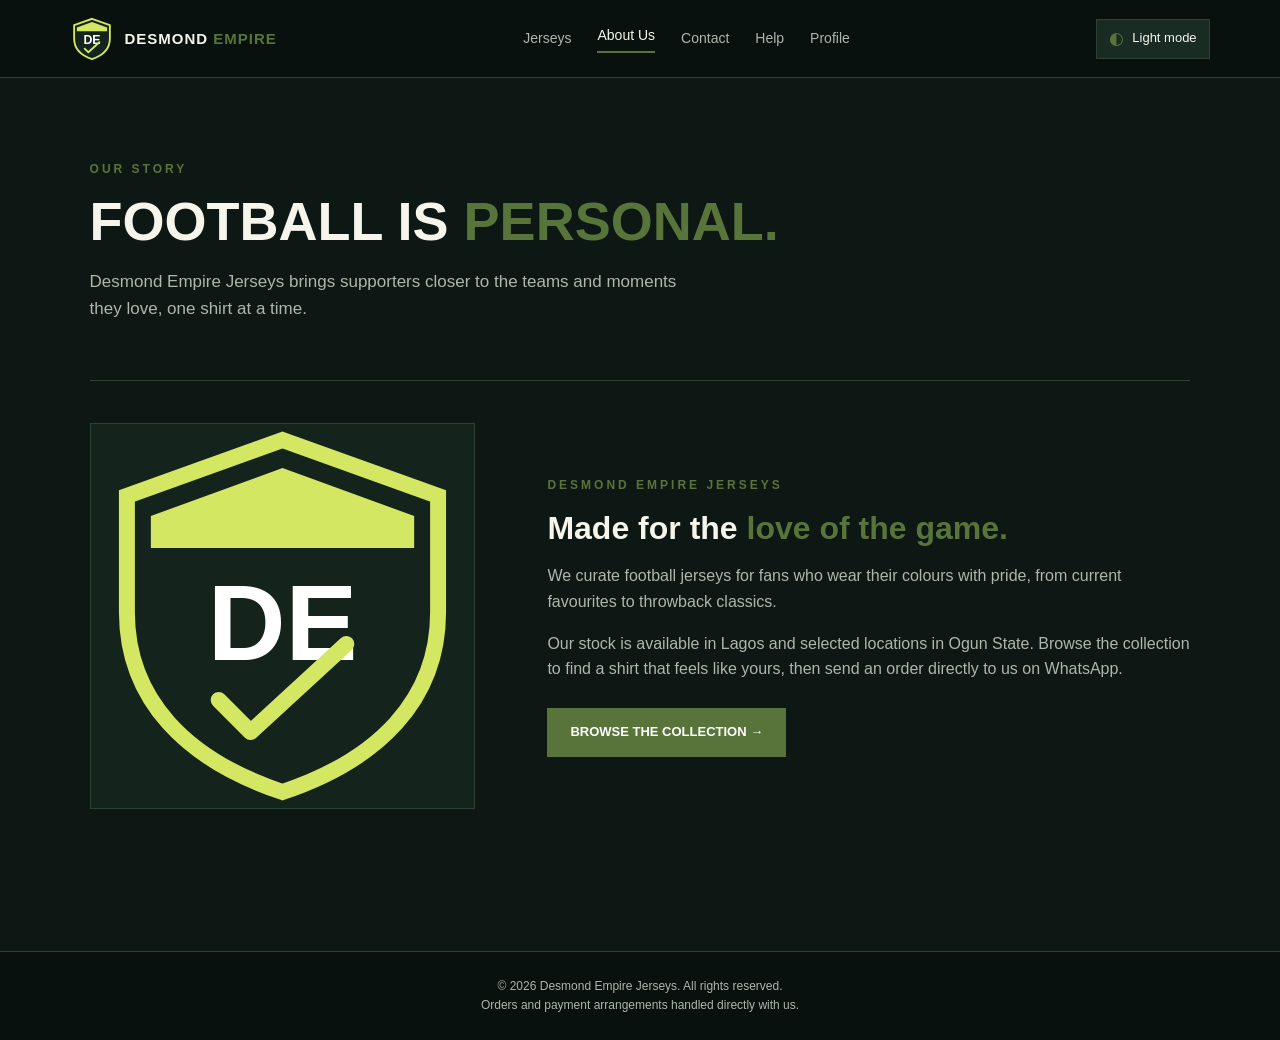
<file: Jersey website/about.html>
<!DOCTYPE html>
<html lang="en" data-theme="dark">
<head>
  <meta charset="UTF-8">
  <meta name="viewport" content="width=device-width, initial-scale=1.0">
  <meta name="description" content="Learn about Desmond Empire Jerseys and our football shirt collection.">
  <title>About Us | Desmond Empire Jerseys</title>
  <link rel="stylesheet" href="style.css">
  <link rel="stylesheet" href="site.css">
</head>
<body>
  <header class="navbar">
    <a href="index.html" class="brand" aria-label="Desmond Empire Jerseys home">
      <img src="images/brand-mark.svg" alt="" class="brand-mark">
      <span>DESMOND <b>EMPIRE</b></span>
    </a>
    <button class="menu-toggle" id="menuToggle" aria-label="Toggle navigation" aria-expanded="false">☰</button>
    <nav id="navMenu" aria-label="Main navigation">
      <a href="index.html">Jerseys</a>
      <a href="about.html" aria-current="page">About Us</a>
      <a href="contact.html">Contact</a>
      <a href="help.html">Help</a>
      <a href="profile.html">Profile</a>
    </nav>
    <button class="theme-toggle" id="themeToggle" type="button" aria-pressed="false" aria-label="Switch to light mode">
      <span aria-hidden="true">◐</span><span class="theme-label">Light mode</span>
    </button>
  </header>

  <main class="inner-page about-page">
    <section class="page-heading">
      <p class="eyebrow">OUR STORY</p>
      <h1>FOOTBALL IS <span>PERSONAL.</span></h1>
      <p>Desmond Empire Jerseys brings supporters closer to the teams and moments they love, one shirt at a time.</p>
    </section>
    <section class="about-content">
      <div class="about-logo-panel">
        <img src="images/brand-mark.svg" alt="Desmond Empire Jerseys monogram">
      </div>
      <div class="about-copy">
        <p class="eyebrow">DESMOND EMPIRE JERSEYS</p>
        <h2>Made for the <span>love of the game.</span></h2>
        <p>We curate football jerseys for fans who wear their colours with pride, from current favourites to throwback classics.</p>
        <p>Our stock is available in Lagos and selected locations in Ogun State. Browse the collection to find a shirt that feels like yours, then send an order directly to us on WhatsApp.</p>
        <a class="btn" href="index.html#shop">BROWSE THE COLLECTION <span aria-hidden="true">→</span></a>
      </div>
    </section>
  </main>

  <footer>
    <p>© <span id="year"></span> Desmond Empire Jerseys. All rights reserved.</p>
    <p>Orders and payment arrangements handled directly with us.</p>
  </footer>
  <script src="script.js"></script>
</body>
</html>
</file>
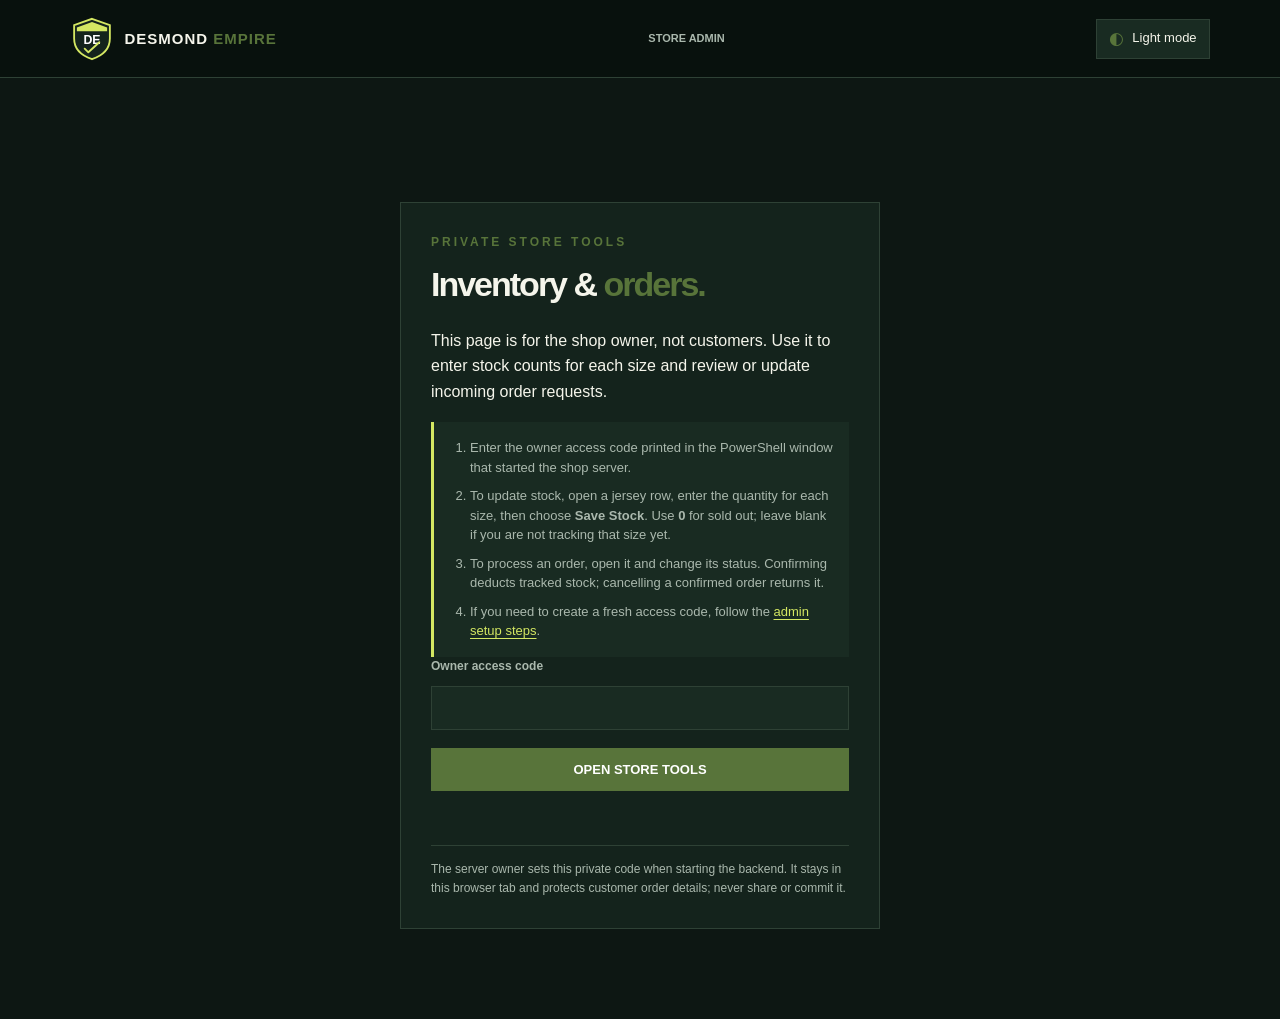
<file: Jersey website/admin.html>
<!DOCTYPE html>
<html lang="en" data-theme="dark">
<head>
  <meta charset="UTF-8">
  <meta name="viewport" content="width=device-width, initial-scale=1.0">
  <meta name="robots" content="noindex, nofollow">
  <title>Store Admin | Desmond Empire Jerseys</title>
  <link rel="stylesheet" href="style.css">
  <link rel="stylesheet" href="site.css">
</head>
<body class="admin-body">
  <header class="navbar admin-navbar">
    <a href="index.html" class="brand" aria-label="Back to Desmond Empire Jerseys">
      <img src="images/brand-mark.svg" alt="" class="brand-mark">
      <span>DESMOND <b>EMPIRE</b></span>
    </a>
    <span class="admin-label">STORE ADMIN</span>
    <button class="theme-toggle" id="themeToggle" type="button" aria-pressed="false" aria-label="Switch to light mode">
      <span aria-hidden="true">◐</span><span class="theme-label">Light mode</span>
    </button>
  </header>

  <main class="admin-main">
    <section class="admin-login" id="adminLoginSection">
      <p class="eyebrow">PRIVATE STORE TOOLS</p>
      <h1>Inventory &amp; <span>orders.</span></h1>
      <p class="admin-intro">This page is for the shop owner, not customers. Use it to enter stock counts for each size and review or update incoming order requests.</p>
      <ol class="admin-quick-guide">
        <li>Enter the owner access code printed in the PowerShell window that started the shop server.</li>
        <li>To update stock, open a jersey row, enter the quantity for each size, then choose <strong>Save Stock</strong>. Use <strong>0</strong> for sold out; leave blank if you are not tracking that size yet.</li>
        <li>To process an order, open it and change its status. Confirming deducts tracked stock; cancelling a confirmed order returns it.</li>
        <li>If you need to create a fresh access code, follow the <a href="ADMIN-SETUP.md" target="_blank" rel="noreferrer">admin setup steps</a>.</li>
      </ol>
      <form id="adminLoginForm" class="admin-login-form">
        <label for="adminToken">Owner access code</label>
        <input id="adminToken" type="password" autocomplete="current-password" required>
        <button class="btn" type="submit">OPEN STORE TOOLS</button>
      </form>
      <p id="adminMessage" class="admin-message" aria-live="polite"></p>
      <p class="admin-security-note">The server owner sets this private code when starting the backend. It stays in this browser tab and protects customer order details; never share or commit it.</p>
    </section>

    <section id="adminDashboard" class="admin-dashboard" hidden>
      <div class="admin-page-heading">
        <div>
          <p class="eyebrow">STORE MANAGEMENT</p>
          <h1>Inventory &amp; <span>orders.</span></h1>
        </div>
        <button class="text-button" id="adminSignOut" type="button">SIGN OUT</button>
      </div>
      <p id="dashboardMessage" class="admin-message" aria-live="polite"></p>

      <section class="admin-how-to" aria-labelledby="adminHowToTitle">
        <h2 id="adminHowToTitle">Quick guide</h2>
        <ol>
          <li>Open a product row. Enter how many you have in each size, then choose <strong>Save Stock</strong>.</li>
          <li>Leave a size blank if you are not tracking it. Enter <strong>0</strong> if sold out.</li>
          <li>Open an order under Recent orders to review the jersey, size, badge, customer, and delivery address.</li>
          <li>Confirm only when ready; confirmation deducts stock. Mark it dispatched after sending, or completed when done. Cancelling a confirmed order restores stock.</li>
        </ol>
      </section>

      <section class="admin-section" aria-labelledby="inventoryTitle">
        <div class="admin-section-heading">
          <div>
            <p class="eyebrow">PRODUCTS</p>
            <h2 id="inventoryTitle">Size-level stock</h2>
          </div>
          <button class="text-button" id="refreshAdmin" type="button">REFRESH</button>
        </div>
        <p class="admin-help">Blank means stock is not tracked. Enter a count, including 0 when sold out, then save the product.</p>
        <div id="inventoryList" class="admin-inventory-list"></div>
      </section>

      <section class="admin-section" aria-labelledby="ordersTitle">
        <div class="admin-section-heading">
          <div>
            <p class="eyebrow">WHATSAPP CHECKOUT REQUESTS</p>
            <h2 id="ordersTitle">Recent orders</h2>
          </div>
        </div>
        <div id="ordersList" class="admin-orders-list"></div>
      </section>
    </section>
  </main>

  <script src="script.js"></script>
  <script src="admin.js"></script>
</body>
</html>
</file>
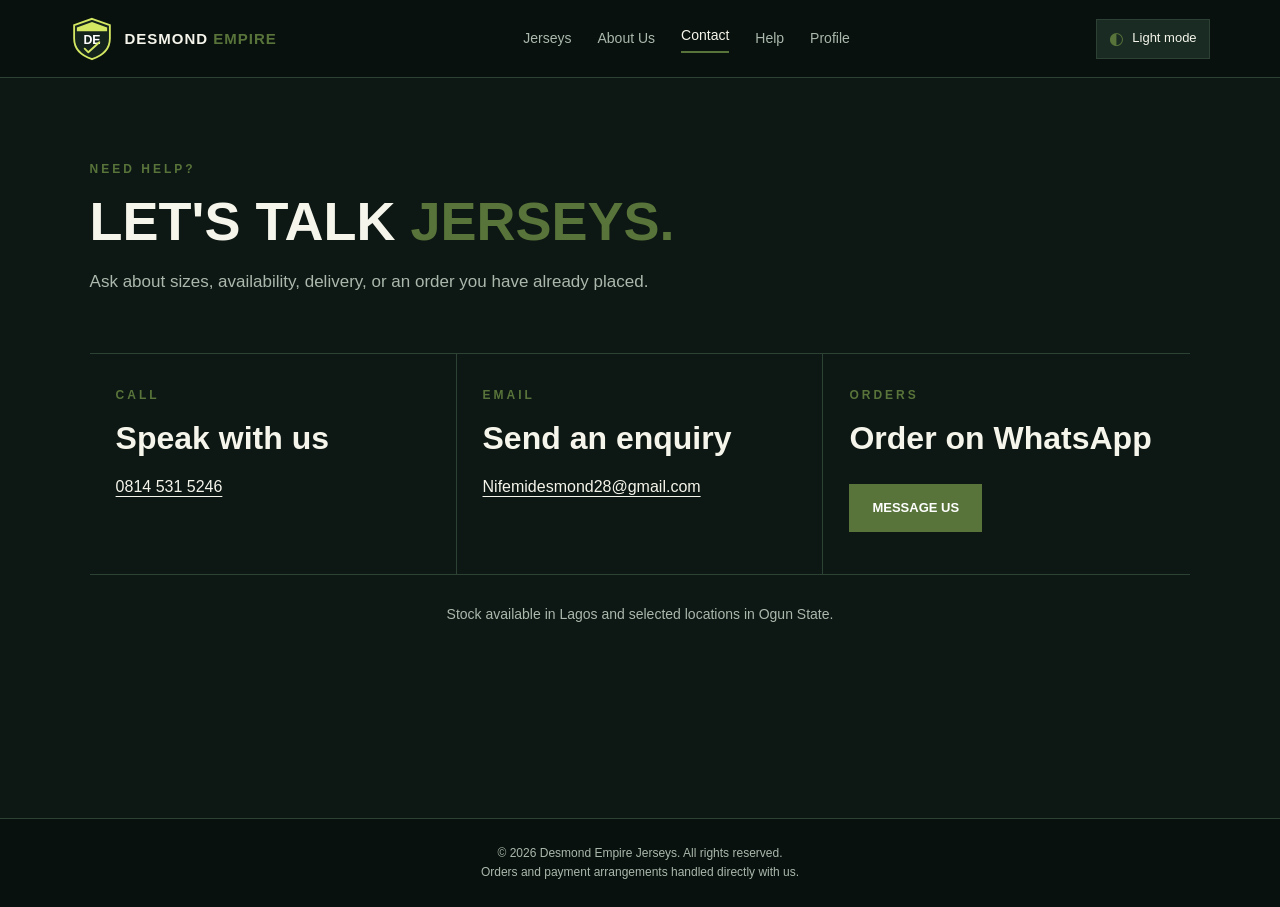
<file: Jersey website/contact.html>
<!DOCTYPE html>
<html lang="en" data-theme="dark">
<head>
  <meta charset="UTF-8">
  <meta name="viewport" content="width=device-width, initial-scale=1.0">
  <meta name="description" content="Contact Desmond Empire Jerseys about an order or jersey availability.">
  <title>Contact | Desmond Empire Jerseys</title>
  <link rel="stylesheet" href="style.css">
  <link rel="stylesheet" href="site.css">
</head>
<body>
  <header class="navbar">
    <a href="index.html" class="brand" aria-label="Desmond Empire Jerseys home">
      <img src="images/brand-mark.svg" alt="" class="brand-mark">
      <span>DESMOND <b>EMPIRE</b></span>
    </a>
    <button class="menu-toggle" id="menuToggle" aria-label="Toggle navigation" aria-expanded="false">☰</button>
    <nav id="navMenu" aria-label="Main navigation">
      <a href="index.html">Jerseys</a>
      <a href="about.html">About Us</a>
      <a href="contact.html" aria-current="page">Contact</a>
      <a href="help.html">Help</a>
      <a href="profile.html">Profile</a>
    </nav>
    <button class="theme-toggle" id="themeToggle" type="button" aria-pressed="false" aria-label="Switch to light mode">
      <span aria-hidden="true">◐</span><span class="theme-label">Light mode</span>
    </button>
  </header>

  <main class="inner-page contact-page">
    <section class="page-heading">
      <p class="eyebrow">NEED HELP?</p>
      <h1>LET'S TALK <span>JERSEYS.</span></h1>
      <p>Ask about sizes, availability, delivery, or an order you have already placed.</p>
    </section>
    <section class="contact-options">
      <article class="contact-option">
        <p class="eyebrow">CALL</p>
        <h2>Speak with us</h2>
        <a href="tel:08145315246">0814 531 5246</a>
      </article>
      <article class="contact-option">
        <p class="eyebrow">EMAIL</p>
        <h2>Send an enquiry</h2>
        <a href="mailto:Nifemidesmond28@gmail.com">Nifemidesmond28@gmail.com</a>
      </article>
      <article class="contact-option">
        <p class="eyebrow">ORDERS</p>
        <h2>Order on WhatsApp</h2>
        <a class="btn" href="https://wa.me/2348145315246" target="_blank" rel="noreferrer">MESSAGE US</a>
      </article>
    </section>
    <p class="stock-note">Stock available in Lagos and selected locations in Ogun State.</p>
  </main>

  <footer>
    <p>© <span id="year"></span> Desmond Empire Jerseys. All rights reserved.</p>
    <p>Orders and payment arrangements handled directly with us.</p>
  </footer>
  <script src="script.js"></script>
</body>
</html>
</file>
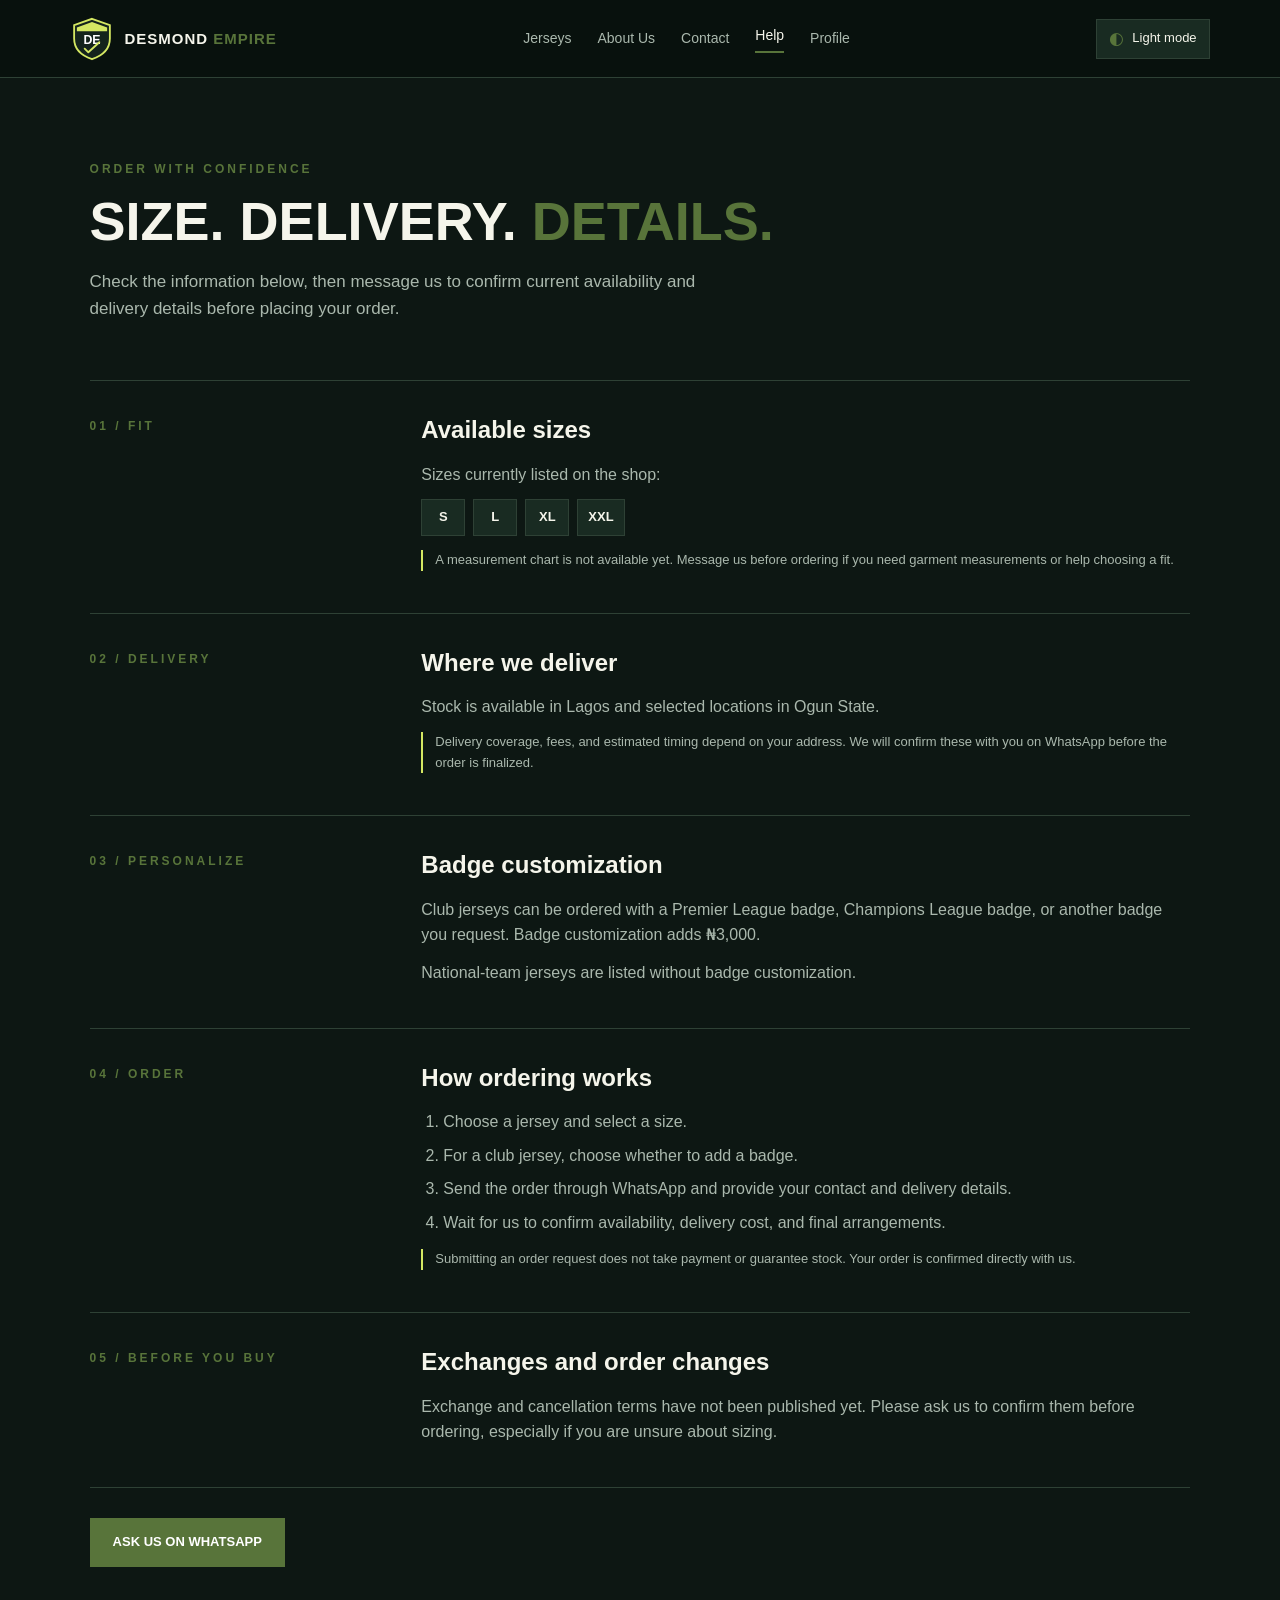
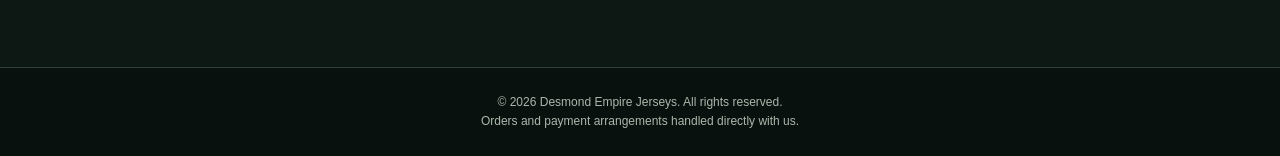
<file: Jersey website/help.html>
<!DOCTYPE html>
<html lang="en" data-theme="dark">
<head>
  <meta charset="UTF-8">
  <meta name="viewport" content="width=device-width, initial-scale=1.0">
  <meta name="description" content="Jersey sizing, delivery, badge customization, and ordering information for Desmond Empire Jerseys.">
  <title>Help & Ordering | Desmond Empire Jerseys</title>
  <link rel="stylesheet" href="style.css">
  <link rel="stylesheet" href="site.css">
</head>
<body>
  <header class="navbar">
    <a href="index.html" class="brand" aria-label="Desmond Empire Jerseys home">
      <img src="images/brand-mark.svg" alt="" class="brand-mark">
      <span>DESMOND <b>EMPIRE</b></span>
    </a>
    <button class="menu-toggle" id="menuToggle" aria-label="Toggle navigation" aria-expanded="false">☰</button>
    <nav id="navMenu" aria-label="Main navigation">
      <a href="index.html">Jerseys</a>
      <a href="about.html">About Us</a>
      <a href="contact.html">Contact</a>
      <a href="help.html" aria-current="page">Help</a>
      <a href="profile.html">Profile</a>
    </nav>
    <button class="theme-toggle" id="themeToggle" type="button" aria-pressed="false" aria-label="Switch to light mode">
      <span aria-hidden="true">◐</span><span class="theme-label">Light mode</span>
    </button>
  </header>

  <main class="inner-page help-page">
    <section class="page-heading">
      <p class="eyebrow">ORDER WITH CONFIDENCE</p>
      <h1>SIZE. DELIVERY. <span>DETAILS.</span></h1>
      <p>Check the information below, then message us to confirm current availability and delivery details before placing your order.</p>
    </section>

    <div class="help-sections">
      <section class="help-section" aria-labelledby="sizesTitle">
        <p class="eyebrow">01 / FIT</p>
        <h2 id="sizesTitle">Available sizes</h2>
        <p>Sizes currently listed on the shop:</p>
        <ul class="size-list" aria-label="Available jersey sizes">
          <li>S</li>
          <li>L</li>
          <li>XL</li>
          <li>XXL</li>
        </ul>
        <p class="help-note">A measurement chart is not available yet. Message us before ordering if you need garment measurements or help choosing a fit.</p>
      </section>

      <section class="help-section" aria-labelledby="deliveryTitle">
        <p class="eyebrow">02 / DELIVERY</p>
        <h2 id="deliveryTitle">Where we deliver</h2>
        <p>Stock is available in Lagos and selected locations in Ogun State.</p>
        <p class="help-note">Delivery coverage, fees, and estimated timing depend on your address. We will confirm these with you on WhatsApp before the order is finalized.</p>
      </section>

      <section class="help-section" aria-labelledby="customTitle">
        <p class="eyebrow">03 / PERSONALIZE</p>
        <h2 id="customTitle">Badge customization</h2>
        <p>Club jerseys can be ordered with a Premier League badge, Champions League badge, or another badge you request. Badge customization adds ₦3,000.</p>
        <p>National-team jerseys are listed without badge customization.</p>
      </section>

      <section class="help-section" aria-labelledby="orderTitle">
        <p class="eyebrow">04 / ORDER</p>
        <h2 id="orderTitle">How ordering works</h2>
        <ol class="order-steps">
          <li>Choose a jersey and select a size.</li>
          <li>For a club jersey, choose whether to add a badge.</li>
          <li>Send the order through WhatsApp and provide your contact and delivery details.</li>
          <li>Wait for us to confirm availability, delivery cost, and final arrangements.</li>
        </ol>
        <p class="help-note">Submitting an order request does not take payment or guarantee stock. Your order is confirmed directly with us.</p>
      </section>

      <section class="help-section" aria-labelledby="changesTitle">
        <p class="eyebrow">05 / BEFORE YOU BUY</p>
        <h2 id="changesTitle">Exchanges and order changes</h2>
        <p>Exchange and cancellation terms have not been published yet. Please ask us to confirm them before ordering, especially if you are unsure about sizing.</p>
      </section>
    </div>

    <a class="btn help-contact" href="https://wa.me/2348145315246" target="_blank" rel="noreferrer">ASK US ON WHATSAPP</a>
  </main>

  <footer>
    <p>© <span id="year"></span> Desmond Empire Jerseys. All rights reserved.</p>
    <p>Orders and payment arrangements handled directly with us.</p>
  </footer>
  <script src="script.js"></script>
</body>
</html>
</file>
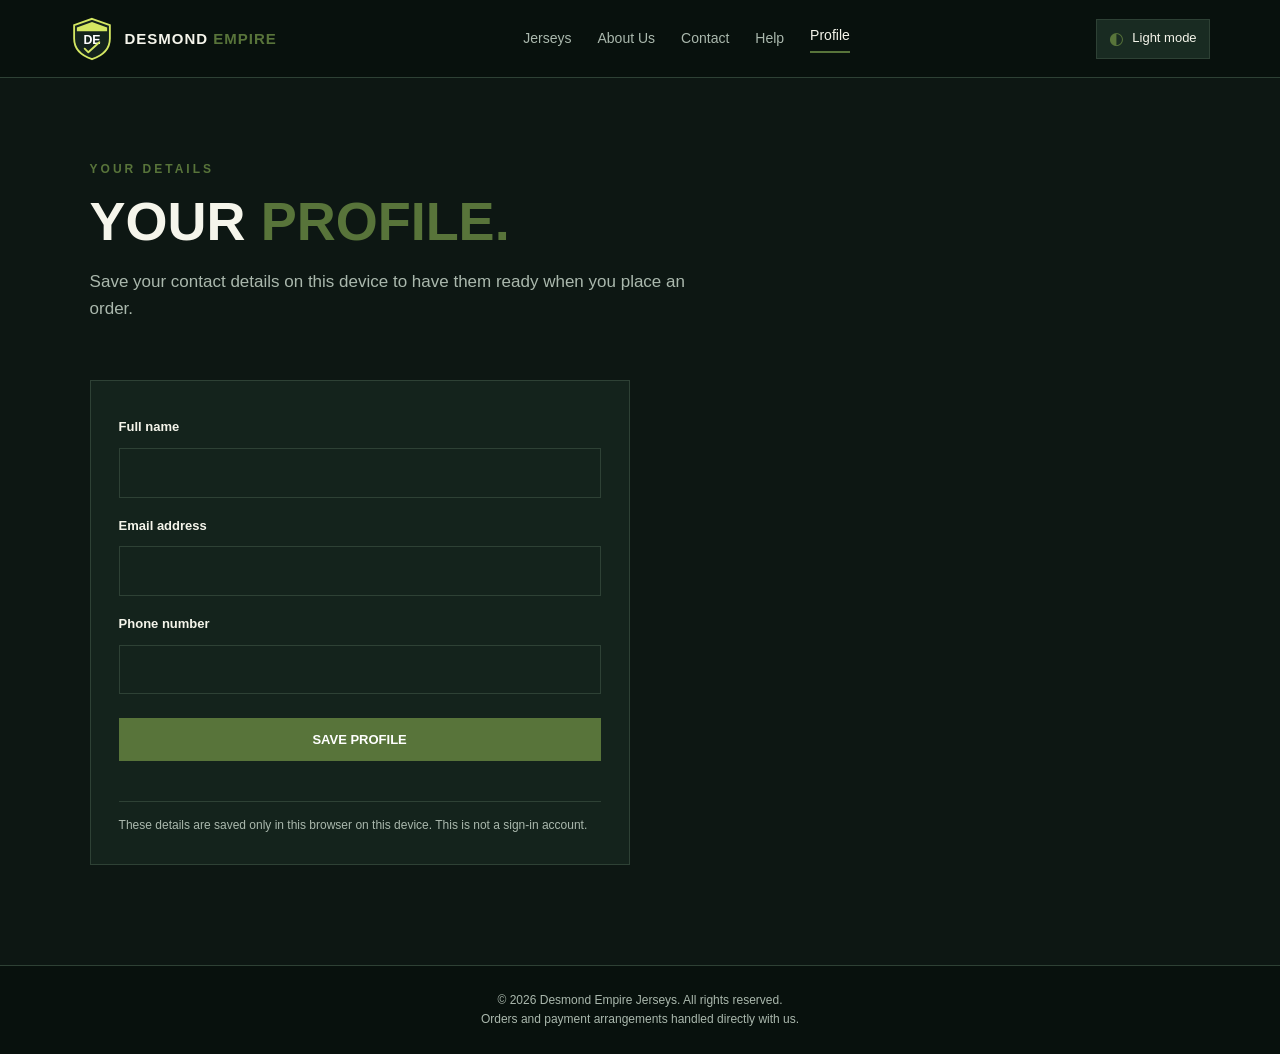
<file: Jersey website/profile.html>
<!DOCTYPE html>
<html lang="en" data-theme="dark">
<head>
  <meta charset="UTF-8">
  <meta name="viewport" content="width=device-width, initial-scale=1.0">
  <meta name="description" content="Save your contact details on this device for easier jersey orders.">
  <title>Profile | Desmond Empire Jerseys</title>
  <link rel="stylesheet" href="style.css">
  <link rel="stylesheet" href="site.css">
</head>
<body>
  <header class="navbar">
    <a href="index.html" class="brand" aria-label="Desmond Empire Jerseys home">
      <img src="images/brand-mark.svg" alt="" class="brand-mark">
      <span>DESMOND <b>EMPIRE</b></span>
    </a>
    <button class="menu-toggle" id="menuToggle" aria-label="Toggle navigation" aria-expanded="false">☰</button>
    <nav id="navMenu" aria-label="Main navigation">
      <a href="index.html">Jerseys</a>
      <a href="about.html">About Us</a>
      <a href="contact.html">Contact</a>
      <a href="help.html">Help</a>
      <a href="profile.html" aria-current="page">Profile</a>
    </nav>
    <button class="theme-toggle" id="themeToggle" type="button" aria-pressed="false" aria-label="Switch to light mode">
      <span aria-hidden="true">◐</span><span class="theme-label">Light mode</span>
    </button>
  </header>

  <main class="inner-page profile-page">
    <section class="page-heading">
      <p class="eyebrow">YOUR DETAILS</p>
      <h1>YOUR <span>PROFILE.</span></h1>
      <p>Save your contact details on this device to have them ready when you place an order.</p>
    </section>
    <form class="profile-form" id="profileForm">
      <label for="profileName">Full name</label>
      <input id="profileName" name="name" autocomplete="name" required>
      <label for="profileEmail">Email address</label>
      <input id="profileEmail" name="email" type="email" autocomplete="email">
      <label for="profilePhone">Phone number</label>
      <input id="profilePhone" name="phone" type="tel" autocomplete="tel" required>
      <button class="btn" type="submit">SAVE PROFILE</button>
      <p class="profile-status" id="profileStatus" aria-live="polite"></p>
      <p class="profile-note">These details are saved only in this browser on this device. This is not a sign-in account.</p>
    </form>
  </main>

  <footer>
    <p>© <span id="year"></span> Desmond Empire Jerseys. All rights reserved.</p>
    <p>Orders and payment arrangements handled directly with us.</p>
  </footer>
  <script src="script.js"></script>
</body>
</html>
</file>
<file: Jersey website/style.css>
/* DESMOND EMPIRE JERSEYS */

:root {
  --dark: #111318;
  --card: #1b1e25;
  --red: #e53935;
  --white: #ffffff;
  --muted: #b8bac3;
}

* {
  margin: 0;
  padding: 0;
  box-sizing: border-box;
}

html {
  scroll-behavior: smooth;
  scroll-padding-top: 90px;
}

body {
  font-family: Arial, Helvetica, sans-serif;
  background: var(--dark);
  color: var(--white);
  line-height: 1.6;
}

a {
  color: inherit;
  text-decoration: none;
}

.navbar {
  min-height: 78px;
  padding: 15px 7%;
  display: flex;
  justify-content: space-between;
  align-items: center;
  gap: 20px;
  background: #0b0c0f;
  position: sticky;
  top: 0;
  z-index: 10;
}

.brand {
  display: flex;
  align-items: center;
  gap: 12px;
  font-size: 15px;
  font-weight: 800;
  letter-spacing: 1px;
}

.brand b,
h1 span,
h2 span {
  color: var(--red);
}

.logo-placeholder {
  width: 46px;
  height: 46px;
  border: 1px dashed var(--red);
  display: grid;
  place-items: center;
  text-align: center;
  font-size: 8px;
  color: var(--muted);
}

.navbar nav {
  display: flex;
  align-items: center;
  gap: 28px;
}

.navbar nav a {
  font-size: 14px;
  color: var(--muted);
}

.navbar nav a:hover {
  color: var(--red);
}

.menu-toggle {
  display: none;
  color: white;
  background: none;
  border: 0;
  font-size: 27px;
  cursor: pointer;
}

.hero {
  min-height: 540px;
  padding: 65px 7%;
  display: grid;
  grid-template-columns: 1fr 1fr;
  align-items: center;
  gap: 40px;
  background: radial-gradient(ellipse at 80% 45%,
    #302027 0%, #111318 65%);
}

.hero-content {
  max-width: 550px;
}

.eyebrow {
  color: var(--red);
  font-weight: bold;
  font-size: 12px;
  letter-spacing: 3px;
  margin-bottom: 14px;
}

h1 {
  font-size: clamp(44px, 6vw, 76px);
  line-height: 1.04;
  letter-spacing: -2px;
  margin-bottom: 22px;
}

.hero-content > p:not(.eyebrow) {
  color: var(--muted);
  max-width: 430px;
  margin-bottom: 28px;
}

.btn {
  display: inline-block;
  background: var(--red);
  color: white;
  padding: 13px 22px;
  border: 1px solid var(--red);
  font-weight: bold;
  font-size: 13px;
  cursor: pointer;
  text-align: center;
  transition: 0.2s;
}

.btn:hover {
  background: #bf2724;
  border-color: #bf2724;
  transform: translateY(-2px);
}

.btn-outline {
  background: transparent;
  margin-left: 8px;
}

.btn-outline:hover {
  background: var(--red);
}

.hero-image {
  width: 100%;
  max-width: 500px;
  justify-self: center;
}

.image-placeholder {
  aspect-ratio: 4 / 5;
  min-height: 280px;
  border: 1px dashed #62636c;
  background: linear-gradient(145deg, #242730, #111318);
  display: flex;
  flex-direction: column;
  align-items: center;
  justify-content: center;
  gap: 8px;
  text-align: center;
  color: var(--muted);
  padding: 20px;
}

.image-placeholder span {
  font-size: 12px;
  font-weight: bold;
}

.image-placeholder small {
  font-size: 11px;
}

.section {
  padding: 80px 7%;
}

.section-heading {
  text-align: center;
  margin-bottom: 38px;
}

.section-heading h2,
.contact h2 {
  font-size: clamp(28px, 4vw, 42px);
  line-height: 1.2;
  margin-bottom: 12px;
}

.section-heading > p:last-child,
.contact > p:not(.eyebrow) {
  color: var(--muted);
}

.product-grid {
  display: grid;
  grid-template-columns: repeat(3, minmax(0, 1fr));
  gap: 24px;
}

.product-card {
  background: var(--card);
  border: 1px solid #30323b;
  overflow: hidden;
}

.product-image {
  width: 100%;
  aspect-ratio: 4 / 4.5;
  background: #252832;
  display: grid;
  place-items: center;
  padding: 18px;
  color: var(--muted);
  text-align: center;
  font-size: 12px;
  border-bottom: 1px solid #30323b;
}

.product-image img {
  width: 100%;
  height: 100%;
  object-fit: contain;
}

.product-info {
  padding: 20px;
}

.product-info h3 {
  font-size: 18px;
  margin-bottom: 5px;
}

.product-info p {
  color: var(--muted);
  font-size: 13px;
  margin-bottom: 12px;
}

.product-price {
  font-size: 18px;
  font-weight: bold;
  margin-bottom: 16px;
}

.product-info .btn {
  width: 100%;
}

.collection-tagline {
  text-align: center;
  margin-top: 35px;
  color: #e53935;
  font-size: 12px;
  font-weight: bold;
  letter-spacing: 2px;
}

.stock-note {
  margin-top: 18px;
  color: var(--muted);
  text-align: center;
  font-size: 14px;
}

.how {
  background: #171920;
}

.steps {
  display: grid;
  grid-template-columns: repeat(3, minmax(0, 1fr));
  gap: 22px;
}

.step {
  padding: 26px;
  border: 1px solid #333540;
  background: var(--dark);
}

.step h3 {
  color: var(--red);
  margin-bottom: 12px;
}

.step p {
  color: var(--muted);
  font-size: 14px;
}

.contact {
  text-align: center;
}

.contact > p:not(.eyebrow) {
  margin-bottom: 25px;
}

footer {
  text-align: center;
  padding: 25px 7%;
  border-top: 1px solid #30323b;
  color: var(--muted);
  font-size: 12px;
}

@media (max-width: 800px) {
  .navbar {
    padding: 14px 5%;
  }

  .menu-toggle {
    display: block;
  }

  .navbar nav {
    display: none;
    position: absolute;
    top: 100%;
    left: 0;
    width: 100%;
    padding: 20px 5%;
    background: #0b0c0f;
    flex-direction: column;
    align-items: flex-start;
    gap: 18px;
  }

  .navbar nav.open {
    display: flex;
  }

  .hero {
    grid-template-columns: 1fr;
    padding: 55px 6%;
  }

  .hero-image {
    max-width: 380px;
    width: 100%;
  }

  .product-grid {
    grid-template-columns: repeat(2, minmax(0, 1fr));
    gap: 14px;
  }

  .steps {
    grid-template-columns: 1fr;
  }

  .section {
    padding: 60px 5%;
  }
}

@media (max-width: 420px) {
  .brand {
    font-size: 12px;
    gap: 8px;
  }

  .logo-placeholder {
    width: 38px;
    height: 38px;
  }

  .product-grid {
    grid-template-columns: 1fr;
  }

  .product-card {
    max-width: 340px;
    width: 100%;
    margin: 0 auto;
  }

  .btn-outline {
    margin: 12px 0 0;
  }
}
</file>
<file: Jersey website/site.css>
:root {
  color-scheme: dark;
  --dark: #0d1713;
  --card: #14231c;
  --white: #f5f5eb;
  --muted: #aab8ad;
  --line: #2e4135;
  --nav: #08110d;
  --soft: #192b22;
  --hero-glow: #20372a;
  --red: #58743a;
  --accent: #d4e762;
}

:root[data-theme="light"] {
  color-scheme: light;
  --dark: #f0f2e9;
  --card: #ffffff;
  --white: #18231a;
  --muted: #59675b;
  --line: #d2dbcd;
  --nav: #fbfcf7;
  --soft: #e6eddf;
  --hero-glow: #dce8d1;
  --red: #4e6c32;
  --accent: #78922f;
}

body {
  background: var(--dark);
  color: var(--white);
  overflow-x: hidden;
  transition: background-color .2s ease, color .2s ease;
}

.navbar {
  min-height: 78px;
  padding: 12px 5.5%;
  display: flex;
  justify-content: space-between;
  background: var(--nav);
  border-bottom: 1px solid var(--line);
  transition: background-color .2s ease;
}

.brand {
  flex: 0 0 auto;
  gap: 10px;
  letter-spacing: 1px;
}

.brand-mark {
  display: block;
  width: 44px;
  height: 44px;
  object-fit: contain;
}

.navbar nav {
  justify-content: center;
  flex: 1 1 auto;
  gap: 26px;
}

.navbar nav a {
  color: var(--muted);
  transition: color .15s ease;
}

.navbar nav a[aria-current="page"],
.navbar nav a:hover {
  color: var(--white);
}

.navbar nav a[aria-current="page"]::after {
  content: "";
  display: block;
  height: 2px;
  margin-top: 4px;
  background: var(--red);
}

.theme-toggle {
  flex: 0 0 auto;
  display: inline-flex;
  align-items: center;
  gap: 8px;
  min-height: 40px;
  padding: 0 12px;
  color: var(--white);
  background: var(--soft);
  border: 1px solid var(--line);
  font: inherit;
  font-size: 13px;
  cursor: pointer;
}

.theme-toggle > span:first-child {
  color: var(--red);
  font-size: 17px;
}

.bag-button {
  flex: 0 0 auto;
  display: inline-flex;
  align-items: center;
  gap: 7px;
  min-height: 40px;
  padding: 0 11px;
  color: var(--white);
  background: none;
  border: 0;
  font: inherit;
  font-size: 13px;
  cursor: pointer;
}

.bag-count {
  min-width: 0;
  padding: 0;
  color: var(--accent);
  background: transparent;
  text-align: center;
  font-size: 13px;
  font-weight: 700;
}

.menu-toggle {
  color: var(--white);
}

.hero {
  min-height: 570px;
  padding: 58px 8%;
  grid-template-columns: minmax(0, .9fr) minmax(320px, 1.1fr);
  gap: 48px;
  color: var(--white);
  background: linear-gradient(115deg, var(--nav) 0%, var(--dark) 62%, var(--hero-glow) 100%);
}

.hero-content h1 {
  max-width: 560px;
  font-size: clamp(54px, 5.2vw, 76px);
  letter-spacing: 0;
  margin-bottom: 22px;
  line-height: .98;
}

.hero-content > p:not(.eyebrow) {
  font-size: 17px;
  max-width: 440px;
}

.hero-feature-meta {
  display: grid;
  gap: 3px;
  margin-top: 34px;
  padding-left: 12px;
  border-left: 2px solid var(--red);
  font-size: 12px;
}

.hero-feature-meta span:first-child {
  color: var(--muted);
  font-size: 10px;
  font-weight: 700;
  text-transform: uppercase;
}

.hero-feature-meta strong {
  color: var(--white);
}

.hero-feature-meta span:last-child {
  color: var(--accent);
  font-weight: 700;
}

.hero-image {
  width: 100%;
  max-width: 560px;
  justify-self: center;
  margin: 0;
}

.hero-image img {
  display: block;
  width: 100%;
  max-height: 390px;
  height: auto;
  object-fit: contain;
  border: 0;
  background: transparent;
}

.image-credit {
  margin-top: 12px;
  padding-top: 12px;
  border-top: 1px solid var(--line);
  color: var(--accent);
  text-align: center;
  font-size: 12px;
  font-weight: 700;
  line-height: 1.5;
  text-transform: uppercase;
}

.image-credit a {
  text-decoration: underline;
  text-underline-offset: 2px;
}

.btn {
  color: #fff;
  background: var(--red);
  border-color: var(--red);
}

.btn:hover {
  background: #405b2a;
  border-color: #405b2a;
}

.section {
  padding: 76px 7%;
}

.section-heading h2,
.contact h2 {
  font-size: 40px;
  letter-spacing: 0;
}

.section-heading > p:last-child {
  max-width: 640px;
  margin: 0 auto;
}

.search-form {
  display: flex;
  max-width: 560px;
  margin: 0 auto 8px;
  gap: 8px;
}

.search-form input,
.profile-form input {
  width: 100%;
  min-width: 0;
  min-height: 48px;
  padding: 11px 14px;
  color: var(--white);
  background: var(--card);
  border: 1px solid var(--line);
  border-radius: 0;
  font: inherit;
}

.search-form input:focus,
.profile-form input:focus {
  outline: 2px solid var(--red);
  outline-offset: 2px;
}

.search-button {
  display: inline-flex;
  flex: 0 0 auto;
  align-items: center;
  gap: 7px;
}

.search-button span {
  font-size: 20px;
  line-height: 1;
}

.search-status {
  min-height: 24px;
  margin: 0 auto 18px;
  color: var(--muted);
  text-align: center;
  font-size: 13px;
}

.shop-filters {
  display: flex;
  justify-content: center;
  flex-wrap: wrap;
  gap: 6px;
  margin: 24px auto 12px;
}

.filter-button {
  min-height: 40px;
  padding: 0 16px;
  color: var(--muted);
  background: transparent;
  border: 1px solid var(--line);
  font: inherit;
  font-size: 13px;
  cursor: pointer;
}

.filter-button:hover,
.filter-button.is-active {
  color: var(--white);
  border-color: var(--red);
  background: var(--card);
}

.product-grid {
  gap: 22px;
}

.product-card {
  background: var(--card);
  border-color: var(--line);
  transition: transform .18s ease, border-color .18s ease;
}

.product-card:hover {
  transform: translateY(-3px);
  border-color: var(--red);
}

.product-image {
  aspect-ratio: 4 / 4.6;
  background: var(--soft);
  border-color: var(--line);
}

.product-info p {
  color: var(--muted);
}

.product-image {
  position: relative;
}

.favorite-toggle {
  position: absolute;
  top: 10px;
  right: 10px;
  width: 38px;
  height: 38px;
  color: var(--white);
  background: var(--nav);
  border: 1px solid var(--line);
  font-size: 21px;
  line-height: 1;
  cursor: pointer;
}

.favorite-toggle.is-favorite {
  color: var(--accent);
  border-color: var(--accent);
}

.arrival-label {
  position: absolute;
  top: 12px;
  left: 12px;
  padding: 5px 8px;
  color: #fff;
  background: var(--red);
  font-size: 10px;
  font-weight: 700;
  text-transform: uppercase;
}

.product-price {
  color: var(--white);
}

.details-button {
  padding: 0;
  margin: 0 0 8px;
  color: var(--accent);
  background: transparent;
  border: 0;
  font: inherit;
  font-size: 11px;
  font-weight: 700;
  text-align: left;
  cursor: pointer;
}

.details-button:hover {
  text-decoration: underline;
  text-underline-offset: 3px;
}

.badge-label {
  display: flex;
  justify-content: space-between;
  gap: 8px;
  margin: 4px 0 6px;
  color: var(--muted);
  font-size: 12px;
}

.size-label {
  display: block;
  margin: 10px 0 6px;
  color: var(--muted);
  font-size: 12px;
}

.badge-label span {
  color: var(--red);
  font-weight: 700;
  white-space: nowrap;
}

.badge-select,
.size-select,
.custom-badge-input {
  width: 100%;
  min-height: 40px;
  margin-bottom: 14px;
  padding: 8px 10px;
  color: var(--white);
  background: var(--soft);
  border: 1px solid var(--line);
  border-radius: 0;
  font: inherit;
  font-size: 13px;
}

.custom-badge-input[hidden] {
  display: none;
}

.badge-select:focus,
.size-select:focus,
.custom-badge-input:focus {
  outline: 2px solid var(--red);
  outline-offset: 2px;
}

.stock-note {
  color: var(--muted);
}

.collection-tagline {
  letter-spacing: 1px;
}

footer {
  background: var(--nav);
  border-color: var(--line);
  color: var(--muted);
}

.inner-page {
  width: min(1120px, 86%);
  min-height: calc(100vh - 160px);
  margin: 0 auto;
  padding: 82px 0 100px;
}

.page-heading {
  max-width: 760px;
  margin-bottom: 58px;
}

.page-heading h1 {
  margin: 0 0 18px;
  font-size: 54px;
  line-height: 1.05;
  letter-spacing: 0;
}

.page-heading > p:last-child {
  max-width: 620px;
  color: var(--muted);
  font-size: 17px;
}

.about-content {
  display: grid;
  grid-template-columns: minmax(240px, .75fr) minmax(0, 1.25fr);
  gap: 72px;
  align-items: center;
  padding: 42px 0;
  border-top: 1px solid var(--line);
}

.about-logo-panel {
  min-height: 300px;
  display: grid;
  place-items: center;
  background: var(--card);
  border: 1px solid var(--line);
}

.about-logo-panel img {
  display: block;
  width: min(100%, 420px);
  height: auto;
  object-fit: contain;
}

.about-copy h2,
.contact-option h2 {
  margin: 0 0 16px;
  font-size: 32px;
  line-height: 1.2;
}

.about-copy > p:not(.eyebrow) {
  margin-bottom: 16px;
  color: var(--muted);
}

.about-copy .btn {
  margin-top: 10px;
}

.contact-options {
  display: grid;
  grid-template-columns: repeat(3, minmax(0, 1fr));
  border-top: 1px solid var(--line);
  border-bottom: 1px solid var(--line);
}

.contact-option {
  min-height: 220px;
  padding: 32px 26px;
  border-right: 1px solid var(--line);
}

.contact-option:last-child {
  border-right: 0;
}

.contact-option a:not(.btn) {
  color: var(--white);
  overflow-wrap: anywhere;
  text-decoration: underline;
  text-underline-offset: 4px;
}

.contact-option .btn {
  margin-top: 10px;
}

.contact-page .stock-note {
  margin-top: 28px;
}

.profile-form {
  width: min(540px, 100%);
  display: grid;
  gap: 10px;
  padding: 28px;
  background: var(--card);
  border: 1px solid var(--line);
}

.profile-form label {
  margin-top: 8px;
  font-size: 13px;
  font-weight: 700;
}

.profile-form .btn {
  margin-top: 14px;
}

.profile-status {
  min-height: 20px;
  color: var(--red);
  font-size: 13px;
}

.profile-note {
  padding-top: 14px;
  border-top: 1px solid var(--line);
  color: var(--muted);
  font-size: 12px;
}

.help-sections {
  border-top: 1px solid var(--line);
}

.help-section {
  display: grid;
  grid-template-columns: minmax(150px, .55fr) minmax(0, 1.45fr);
  column-gap: 40px;
  padding: 30px 0;
  border-bottom: 1px solid var(--line);
}

.help-section > .eyebrow {
  grid-column: 1;
  margin: 6px 0 0;
}

.help-section h2,
.help-section > p:not(.eyebrow),
.help-section .size-list,
.help-section .order-steps {
  grid-column: 2;
}

.help-section h2 {
  margin: 0 0 12px;
  font-size: 24px;
}

.help-section > p:not(.eyebrow) {
  margin: 0 0 12px;
  color: var(--muted);
}

.size-list {
  display: flex;
  gap: 8px;
  margin: 0 0 14px;
  list-style: none;
}

.size-list li {
  min-width: 44px;
  padding: 7px 10px;
  color: var(--white);
  background: var(--soft);
  border: 1px solid var(--line);
  text-align: center;
  font-size: 13px;
  font-weight: 700;
}

.help-section .help-note {
  padding-left: 12px;
  border-left: 2px solid var(--accent);
  font-size: 13px;
}

.order-steps {
  display: grid;
  gap: 8px;
  margin: 0 0 14px;
  padding-left: 22px;
  color: var(--muted);
}

.help-contact {
  margin-top: 30px;
}

.store-dialog {
  width: min(620px, 92vw);
  max-height: 88vh;
  padding: 0;
  color: var(--white);
  background: var(--card);
  border: 1px solid var(--line);
  box-shadow: 0 24px 80px rgba(0, 0, 0, .42);
}

.store-dialog[open] {
  display: block;
}

.cart-dialog {
  position: fixed;
  inset: 0 0 0 auto;
  width: min(500px, 100vw);
  height: 100dvh;
  max-height: 100dvh;
  margin: 0;
  border-radius: 18px 0 0 18px;
  border-right: 0;
}

.cart-dialog[open] {
  display: flex;
  flex-direction: column;
}

.store-dialog::backdrop {
  background: rgba(2, 8, 5, .72);
}

.dialog-header {
  display: flex;
  align-items: center;
  justify-content: space-between;
  gap: 20px;
  padding: 22px 24px;
  border-bottom: 1px solid var(--line);
}

.dialog-header .eyebrow {
  margin-bottom: 4px;
}

.dialog-header h2 {
  margin: 0;
  font-size: 24px;
}

.cart-header-actions {
  display: flex;
  align-items: center;
  gap: 10px;
}

.clear-bag-button {
  padding: 8px 0;
  color: var(--muted);
  background: transparent;
  border: 0;
  font: inherit;
  font-size: 10px;
  font-weight: 700;
  cursor: pointer;
  text-decoration: underline;
  text-underline-offset: 3px;
}

.clear-bag-button:disabled {
  cursor: not-allowed;
  opacity: .45;
}

.icon-button {
  width: 40px;
  height: 40px;
  color: var(--white);
  background: var(--soft);
  border: 1px solid var(--line);
  font-size: 25px;
  line-height: 1;
  cursor: pointer;
}

.dialog-content {
  flex: 1 1 auto;
  min-height: 0;
  max-height: none;
  overflow-y: auto;
  padding: 8px 24px;
}

.empty-bag {
  padding: 28px 0;
  color: var(--muted);
}

.bag-line {
  display: grid;
  grid-template-columns: 82px minmax(0, 1fr);
  gap: 16px;
  padding: 18px 0;
  border-bottom: 1px solid var(--line);
}

.bag-line > img {
  width: 82px;
  height: 102px;
  object-fit: contain;
  background: var(--soft);
}

.bag-line-info h3 {
  margin: 0 0 5px;
  font-size: 15px;
}

.bag-line-info p {
  margin: 0 0 4px;
  color: var(--muted);
  font-size: 12px;
}

.bag-line-info strong {
  display: inline-block;
  margin: 6px 0;
  font-size: 14px;
}

.quantity-control {
  display: flex;
  align-items: center;
  gap: 10px;
}

.quantity-control button {
  min-width: 30px;
  min-height: 30px;
  color: var(--white);
  background: var(--soft);
  border: 1px solid var(--line);
  cursor: pointer;
}

.quantity-control .remove-line {
  width: auto;
  padding: 0 8px;
  color: var(--muted);
  background: transparent;
  border-color: transparent;
  text-decoration: underline;
}

.cart-summary {
  display: grid;
  flex: 0 0 auto;
  gap: 12px;
  max-height: 58vh;
  overflow-y: auto;
  padding: 16px 24px 20px;
  border-top: 1px solid var(--line);
}

.cart-total-row {
  display: flex;
  justify-content: space-between;
  gap: 16px;
}

.cart-total-row span,
.cart-summary > p {
  color: var(--muted);
  font-size: 12px;
}

.checkout-fields {
  display: grid;
  grid-template-columns: repeat(2, minmax(0, 1fr));
  gap: 6px 10px;
}

.checkout-fields label {
  align-self: end;
  color: var(--muted);
  font-size: 11px;
  font-weight: 700;
}

.checkout-fields label[for="checkoutAddress"],
.checkout-fields #checkoutAddress {
  grid-column: 1 / -1;
}

.checkout-fields input,
.checkout-fields textarea {
  width: 100%;
  min-width: 0;
  min-height: 38px;
  padding: 8px 10px;
  color: var(--white);
  background: var(--soft);
  border: 1px solid var(--line);
  border-radius: 5px;
  font: inherit;
  font-size: 13px;
}

.checkout-fields textarea {
  min-height: 54px;
  resize: vertical;
}

.checkout-fields input:focus,
.checkout-fields textarea:focus {
  outline: 2px solid var(--accent);
  outline-offset: 1px;
}

.checkout-actions {
  display: grid;
  grid-template-columns: repeat(2, minmax(0, 1fr));
  gap: 8px;
}

.checkout-actions .btn {
  width: 100%;
  min-height: 42px;
  padding-inline: 8px;
  font-size: 11px;
}

.checkout-actions .btn-outline {
  margin-left: 0;
  color: var(--white);
  border-color: var(--line);
}

.cart-summary > p {
  margin: 0;
}

.cart-summary .btn:disabled {
  cursor: not-allowed;
  opacity: .5;
  transform: none;
}

.email-draft-dialog {
  width: min(640px, 92vw);
  max-height: 88vh;
  overflow-y: auto;
  border-radius: 12px;
}

.email-draft-dialog[open] {
  display: block;
}

.email-draft-content {
  display: grid;
  gap: 8px;
  padding: 22px 24px 24px;
}

.email-draft-content label {
  margin-top: 5px;
  color: var(--muted);
  font-size: 12px;
  font-weight: 700;
}

.email-draft-content input,
.email-draft-content textarea {
  width: 100%;
  min-height: 42px;
  padding: 10px 12px;
  color: var(--white);
  background: var(--soft);
  border: 1px solid var(--line);
  border-radius: 5px;
  font: inherit;
  font-size: 13px;
}

.email-draft-content textarea {
  min-height: 220px;
  resize: vertical;
  line-height: 1.5;
}

.email-draft-actions {
  display: grid;
  grid-template-columns: repeat(2, minmax(0, 1fr));
  gap: 8px;
  margin-top: 8px;
}

.email-draft-actions .btn {
  display: flex;
  align-items: center;
  justify-content: center;
  min-height: 42px;
  padding: 8px;
  font-size: 11px;
}

.email-draft-actions .btn-outline {
  margin-left: 0;
  color: var(--white);
  border-color: var(--line);
}

.email-copy-status {
  min-height: 18px;
  margin: 0;
  color: var(--muted);
  font-size: 12px;
}

.product-dialog {
  width: min(800px, 92vw);
  overflow: visible;
}

.product-dialog-close {
  position: absolute;
  top: 10px;
  right: 10px;
  z-index: 1;
}

.product-detail-layout {
  display: grid;
  grid-template-columns: minmax(0, .9fr) minmax(0, 1.1fr);
  gap: 28px;
  padding: 26px;
}

.product-detail-image {
  width: 100%;
  max-height: 480px;
  aspect-ratio: 4 / 4.6;
  object-fit: contain;
  background: var(--soft);
}

.product-detail-copy {
  align-self: center;
  padding-right: 28px;
}

.product-detail-copy h2 {
  margin: 0 0 7px;
  font-size: 26px;
}

.product-detail-team {
  margin: 0 0 14px;
  color: var(--muted);
}

.product-detail-price {
  color: var(--accent);
  font-size: 20px;
}

.product-detail-facts {
  display: grid;
  gap: 10px;
  margin: 22px 0;
}

.product-detail-facts div {
  display: grid;
  grid-template-columns: minmax(90px, .7fr) minmax(0, 1.3fr);
  gap: 12px;
  padding-bottom: 8px;
  border-bottom: 1px solid var(--line);
}

.product-detail-facts dt {
  color: var(--muted);
}

.product-detail-facts dd {
  margin: 0;
  text-align: right;
}

.product-detail-copy .help-note {
  color: var(--muted);
  font-size: 12px;
}

.admin-navbar {
  position: static;
}

.admin-label {
  flex: 1;
  color: var(--muted);
  text-align: center;
  font-size: 11px;
  font-weight: 700;
}

.admin-main {
  width: min(1120px, 90%);
  min-height: calc(100vh - 150px);
  margin: 0 auto;
  padding: 52px 0 90px;
}

.admin-login {
  width: min(480px, 100%);
  margin: 8vh auto 0;
  padding: 30px;
  background: var(--card);
  border: 1px solid var(--line);
}

.admin-login h1,
.admin-page-heading h1 {
  margin: 0 0 24px;
  font-size: 34px;
  line-height: 1.1;
}

.admin-login-form {
  display: grid;
  gap: 10px;
}

.admin-login-form label,
.order-status-controls label {
  color: var(--muted);
  font-size: 12px;
  font-weight: 700;
}

.admin-login-form input,
.stock-inputs input,
.order-status-select {
  min-width: 0;
  min-height: 42px;
  padding: 8px 10px;
  color: var(--white);
  background: var(--soft);
  border: 1px solid var(--line);
  border-radius: 0;
  font: inherit;
}

.admin-login-form .btn {
  margin-top: 8px;
}

.admin-message {
  min-height: 20px;
  margin: 14px 0 0;
  color: var(--accent);
  font-size: 13px;
}

.admin-security-note,
.admin-help {
  color: var(--muted);
  font-size: 12px;
  line-height: 1.6;
}

.admin-security-note {
  margin: 20px 0 0;
  padding-top: 14px;
  border-top: 1px solid var(--line);
}

.admin-quick-guide {
  display: grid;
  gap: 9px;
  margin: 18px 0 0;
  padding: 16px 16px 16px 36px;
  color: var(--muted);
  background: var(--soft);
  border-left: 3px solid var(--accent);
  font-size: 13px;
  line-height: 1.5;
}

.admin-quick-guide a {
  color: var(--accent);
  text-decoration: underline;
  text-underline-offset: 3px;
}

.admin-dashboard[hidden],
.admin-login[hidden] {
  display: none;
}

.admin-page-heading,
.admin-section-heading {
  display: flex;
  align-items: end;
  justify-content: space-between;
  gap: 20px;
}

.admin-page-heading h1 {
  margin-bottom: 0;
}

.admin-section {
  margin-top: 42px;
}

.admin-how-to {
  margin-top: 22px;
  padding: 18px 20px;
  background: var(--soft);
  border-left: 3px solid var(--accent);
}

.admin-how-to h2 {
  margin: 0 0 10px;
  font-size: 16px;
}

.admin-how-to ol {
  display: grid;
  gap: 6px;
  margin: 0;
  padding-left: 20px;
  color: var(--muted);
  font-size: 13px;
  line-height: 1.5;
}

.admin-section-heading {
  padding-bottom: 14px;
  border-bottom: 1px solid var(--line);
}

.admin-section-heading .eyebrow {
  margin-bottom: 5px;
}

.admin-section-heading h2 {
  margin: 0;
  font-size: 24px;
}

.text-button {
  padding: 7px 0;
  color: var(--accent);
  background: transparent;
  border: 0;
  font: inherit;
  font-size: 11px;
  font-weight: 700;
  cursor: pointer;
}

.admin-inventory-list,
.admin-orders-list {
  border-top: 1px solid var(--line);
}

.admin-product,
.admin-order {
  border-bottom: 1px solid var(--line);
}

.admin-product summary,
.admin-order summary {
  display: flex;
  align-items: center;
  justify-content: space-between;
  gap: 20px;
  min-height: 68px;
  cursor: pointer;
  list-style-position: inside;
}

.admin-product summary span:first-child,
.admin-order summary span:first-child {
  display: inline-grid;
  gap: 4px;
}

.admin-product summary small,
.admin-order summary small,
.admin-product summary span:last-child,
.admin-order summary span:last-child {
  color: var(--muted);
  font-size: 12px;
}

.admin-product-body,
.admin-order-body {
  padding: 4px 0 22px 24px;
}

.stock-inputs {
  display: grid;
  grid-template-columns: repeat(4, minmax(0, 1fr));
  gap: 10px;
  margin: 12px 0 16px;
}

.stock-inputs label {
  display: grid;
  gap: 5px;
  color: var(--muted);
  font-size: 12px;
  font-weight: 700;
}

.admin-order-body > p {
  margin: 5px 0;
  color: var(--muted);
  font-size: 13px;
}

.admin-order-body ul {
  display: grid;
  gap: 6px;
  margin: 14px 0;
  padding-left: 20px;
  color: var(--white);
  font-size: 13px;
}

.order-status-controls {
  display: flex;
  align-items: center;
  gap: 10px;
  margin-top: 16px;
}

.order-status-select {
  min-width: 180px;
}

.save-order-button {
  min-height: 42px;
}

.visually-hidden {
  position: absolute;
  width: 1px;
  height: 1px;
  padding: 0;
  margin: -1px;
  overflow: hidden;
  clip: rect(0, 0, 0, 0);
  white-space: nowrap;
  border: 0;
}

@media (max-width: 900px) {
  .navbar {
    padding-inline: 4%;
    gap: 12px;
  }

  .navbar nav {
    gap: 16px;
  }

  .brand {
    font-size: 12px;
  }

  .brand-mark {
    width: 38px;
    height: 38px;
  }

  .bag-button {
    min-height: 36px;
    padding-inline: 8px;
    font-size: 11px;
  }
}

@media (max-width: 800px) {
  .navbar {
    justify-content: space-between;
    position: sticky;
    top: 0;
    z-index: 30;
    flex-wrap: wrap;
  }

  .navbar nav {
    display: none;
    position: absolute;
    top: calc(100% + 1px);
    left: 0;
    width: 100%;
    padding: 18px 5%;
    background: var(--nav);
    border-bottom: 1px solid var(--line);
    flex-direction: column;
    align-items: flex-start;
    gap: 14px;
  }

  .navbar nav.open {
    display: flex;
  }

  .navbar nav a {
    width: 100%;
    padding-bottom: 8px;
    border-bottom: 1px solid var(--line);
  }

  .navbar nav a[aria-current="page"]::after {
    display: none;
  }

  .hero {
    grid-template-columns: 1fr;
    gap: 28px;
    padding: 50px 6%;
  }

  .hero-content h1 {
    font-size: 48px;
  }

  .hero-image img {
    max-height: 280px;
  }

  .hero-image {
    max-width: 360px;
  }

  .inner-page {
    width: 90%;
    padding-top: 60px;
  }

  .about-content {
    grid-template-columns: 1fr;
    gap: 32px;
  }

  .about-logo-panel {
    min-height: 220px;
  }

  .product-detail-layout {
    grid-template-columns: 1fr;
    gap: 18px;
    padding: 20px;
  }

  .product-detail-image {
    max-height: 260px;
  }

  .product-detail-copy {
    padding-right: 0;
  }

  .product-detail-copy h2 {
    padding-right: 34px;
    font-size: 21px;
  }

  .help-section {
    grid-template-columns: 1fr;
    gap: 4px;
  }

  .help-section > .eyebrow,
  .help-section h2,
  .help-section > p:not(.eyebrow),
  .help-section .size-list,
  .help-section .order-steps {
    grid-column: 1;
  }

  .help-section > .eyebrow {
    margin-bottom: 8px;
  }

  .contact-options {
    grid-template-columns: 1fr;
  }

  .contact-option {
    min-height: auto;
    border-right: 0;
    border-bottom: 1px solid var(--line);
  }

  .contact-option:last-child {
    border-bottom: 0;
  }

  .admin-page-heading,
  .admin-section-heading {
    align-items: flex-start;
  }

  .stock-inputs {
    grid-template-columns: repeat(2, minmax(0, 1fr));
  }

  .order-status-controls {
    align-items: stretch;
    flex-direction: column;
  }

  .order-status-select {
    width: 100%;
  }
}

@media (max-width: 600px) {
  .search-form {
    flex-direction: column;
  }

  .search-button {
    width: 100%;
    justify-content: center;
  }

  .shop-filters {
    justify-content: stretch;
  }

  .filter-button {
    flex: 1 1 calc(50% - 6px);
    min-width: 110px;
  }

  .add-to-bag-button,
  .badge-select,
  .size-select,
  .custom-badge-input {
    min-height: 46px;
  }
}

@media (max-width: 520px) {
  .navbar {
    padding: 12px 3%;
    gap: 8px;
  }

  .brand {
    gap: 7px;
    font-size: 11px;
  }

  .brand-mark {
    width: 34px;
    height: 34px;
  }

  .theme-toggle .theme-label {
    display: none;
  }

  .theme-toggle {
    min-width: 40px;
    padding-inline: 8px;
  }

  .menu-toggle {
    font-size: 24px;
  }

  .navbar nav a {
    width: 100%;
    padding: 10px 0;
  }

  .admin-label {
    display: none;
  }

  .admin-main {
    padding: 36px 0 60px;
  }

  .admin-login {
    padding: 22px;
  }

  .admin-login h1,
  .admin-page-heading h1 {
    font-size: 28px;
  }

  .admin-product summary,
  .admin-order summary {
    align-items: flex-start;
    flex-direction: column;
    justify-content: center;
    gap: 5px;
    padding: 12px 0;
  }

  .admin-product-body,
  .admin-order-body {
    padding-left: 0;
  }

  .theme-toggle {
    min-height: 36px;
    padding-inline: 8px;
    font-size: 11px;
  }

  .menu-toggle {
    font-size: 23px;
  }

  .bag-button {
    gap: 4px;
    min-height: 34px;
    padding-inline: 6px;
  }

  .hero-content h1,
  .page-heading h1 {
    font-size: 38px;
  }

  .section {
    padding: 56px 5%;
  }

  .search-form input,
  .search-button {
    min-height: 46px;
  }

  .section-heading h2,
  .contact h2 {
    font-size: 30px;
  }

  .product-grid {
    grid-template-columns: 1fr;
  }

  .product-card {
    max-width: 100%;
    margin: 0 auto;
  }

  .product-info {
    padding: 16px;
  }

  .search-form {
    gap: 6px;
  }

  .filter-button {
    min-height: 38px;
    padding-inline: 11px;
    font-size: 12px;
  }

  .search-button {
    padding-inline: 13px;
  }

  .inner-page {
    padding: 48px 0 70px;
  }

  .page-heading {
    margin-bottom: 38px;
  }

  .about-copy h2,
  .contact-option h2 {
    font-size: 27px;
  }

  .profile-form {
    padding: 20px;
  }

  .cart-dialog {
    width: 100vw;
    height: 82vh;
    max-height: 82vh;
    border-radius: 20px 20px 0 0;
    inset: auto 0 0 0;
  }

  .dialog-header {
    padding: 17px 18px;
  }

  .dialog-content {
    padding-inline: 18px;
  }

  .cart-summary {
    max-height: 62vh;
    padding: 12px 18px 16px;
  }

  .checkout-fields,
  .checkout-actions {
    grid-template-columns: 1fr;
  }

  .email-draft-content {
    padding: 16px 18px 20px;
  }

  .email-draft-actions {
    grid-template-columns: 1fr;
  }
}
</file>
